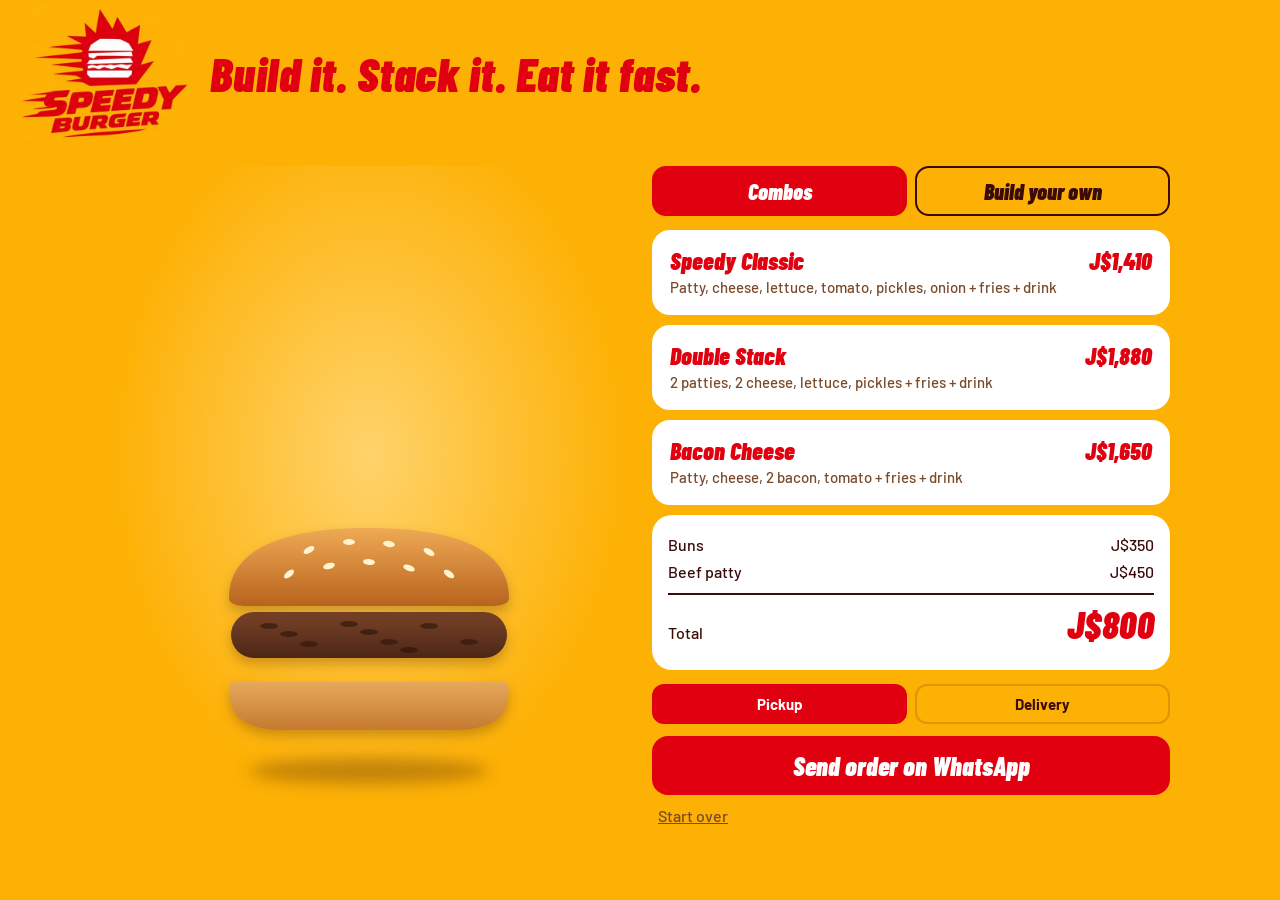
<file: public/assets/aistudio/Speedy_Burger___Build_your_burger_b905dd51.html>
<!DOCTYPE html>
<html lang="en">
<head>
<meta charset="utf-8">
<meta name="viewport" content="width=device-width, initial-scale=1, viewport-fit=cover">
<title>Speedy Burger – Build your burger</title>
<link rel="stylesheet" href="https://fonts.googleapis.com/css2?family=Barlow+Condensed:ital,wght@1,800;1,900&family=Barlow:wght@500;700&display=swap">
<style>
:root{--bg:#FDB105;--card:#fff;--ink:#3a0b08;--muted:#7a4a2a;--red:#E1000F;--line:rgba(58,11,8,.16);--glow:#ffd36b;color-scheme:light;
box-sizing:border-box;padding-top:env(safe-area-inset-top,0px);padding-bottom:env(safe-area-inset-bottom,0px)}
@media (prefers-color-scheme:dark){:root:not([data-theme="light"]){--bg:#241008;--card:#341a10;--ink:#fff1d6;--muted:#d9b48a;--red:#ff4a3d;--line:rgba(255,241,214,.18);--glow:#6a3a14;color-scheme:dark}}
:root[data-theme="dark"]{--bg:#241008;--card:#341a10;--ink:#fff1d6;--muted:#d9b48a;--red:#ff4a3d;--line:rgba(255,241,214,.18);--glow:#6a3a14;color-scheme:dark}
html{scroll-padding-top:env(safe-area-inset-top,0px)}
*{box-sizing:border-box}
body{margin:0;background:var(--bg);color:var(--ink);font:500 16px/1.45 Barlow,system-ui,sans-serif}
h1,h2,.num{font-family:"Barlow Condensed","Arial Narrow",Impact,sans-serif;font-style:italic;font-weight:900;margin:0;letter-spacing:.01em}
header{background:#FDB105;display:flex;align-items:center;gap:20px;padding:6px 20px;flex-wrap:wrap}
header img{width:170px;height:auto;display:block}
header h1{color:#E1000F;font-size:clamp(28px,5vw,48px);line-height:1}
main{display:grid;grid-template-columns:minmax(0,1fr) minmax(0,1fr);gap:24px;max-width:1100px;margin:0 auto;padding:20px}
.stage{position:sticky;top:0;align-self:start;height:min(78vh,640px);border-radius:28px;background:radial-gradient(ellipse at 50% 45%,var(--glow),transparent 70%);overflow:hidden}
.float{position:absolute;inset:0;animation:bob 4.5s ease-in-out infinite}
.layer{position:absolute;left:50%;bottom:64px;width:300px;margin-left:-150px;transform-origin:50% 100%;transition:transform .6s cubic-bezier(.34,1.45,.5,1),opacity .35s;pointer-events:none}
.layer svg{display:block;width:100%;height:auto;overflow:visible;filter:drop-shadow(0 6px 6px rgba(60,20,0,.25))}
.shadow{position:absolute;left:50%;bottom:22px;width:240px;height:26px;margin-left:-120px;border-radius:50%;background:rgba(60,20,0,.3);filter:blur(8px);animation:sh 4.5s ease-in-out infinite}
@keyframes bob{50%{transform:translateY(-10px)}}
@keyframes sh{50%{transform:scale(.85);opacity:.7}}
.tabs{display:flex;gap:8px;margin-bottom:14px}
.tab{flex:1;font:900 22px "Barlow Condensed",Impact,sans-serif;font-style:italic;padding:10px;border-radius:14px;border:2px solid var(--ink);background:transparent;color:var(--ink);cursor:pointer}
.tab[aria-selected="true"]{background:var(--red);border-color:var(--red);color:#fff}
.card{background:var(--card);border-radius:20px;padding:16px;margin-bottom:14px}
.combo{display:block;width:100%;text-align:left;font:inherit;color:inherit;background:var(--card);border:2px solid transparent;border-radius:18px;padding:14px 16px;margin-bottom:10px;cursor:pointer}
.combo[aria-pressed="true"]{border-color:var(--red)}
.combo b{display:flex;justify-content:space-between;font:900 24px "Barlow Condensed",Impact,sans-serif;font-style:italic;color:var(--red)}
.combo span{color:var(--muted);font-size:15px}
.row{display:flex;align-items:center;justify-content:space-between;gap:10px;padding:9px 0;border-bottom:1px solid var(--line)}
.row:last-child{border:0}
.row small{display:block;color:var(--muted)}
.step{display:flex;align-items:center;gap:8px}
.step button{width:38px;height:38px;border-radius:50%;border:2px solid var(--red);background:transparent;color:var(--red);font:700 22px/1 Barlow,sans-serif;cursor:pointer}
.step button:disabled{opacity:.3;cursor:default}
.step output{min-width:18px;text-align:center;font-weight:700}
.chips{display:flex;gap:8px;margin:4px 0 12px}
.chip{flex:1;padding:9px;border-radius:12px;border:2px solid var(--line);background:transparent;color:var(--ink);font:700 15px Barlow,sans-serif;cursor:pointer}
.chip[aria-pressed="true"]{border-color:var(--red);background:var(--red);color:#fff}
.sum div{display:flex;justify-content:space-between;padding:2px 0}
.sum .save{color:var(--red);font-weight:700}
.total{display:flex;justify-content:space-between;align-items:baseline;border-top:2px solid var(--ink);margin-top:8px;padding-top:8px}
.total .num{font-size:38px;color:var(--red)}
.send{display:block;text-align:center;text-decoration:none;background:#E1000F;color:#fff;font:900 26px "Barlow Condensed",Impact,sans-serif;font-style:italic;padding:14px;border-radius:16px;margin-top:12px}
.clear{background:none;border:0;color:var(--muted);text-decoration:underline;font:inherit;cursor:pointer;margin-top:8px}
button:focus-visible,a:focus-visible{outline:3px solid var(--ink);outline-offset:2px}
[hidden]{display:none!important}
@media (max-width:760px){main{grid-template-columns:1fr;padding:12px}.stage{height:44vh;z-index:5;background-color:var(--bg)}header img{width:120px}}
@media (prefers-reduced-motion:reduce){.float,.shadow{animation:none}.layer{transition-duration:.01s}}
</style>
</head>
<body>
<svg width="0" height="0" style="position:absolute" aria-hidden="true"><defs>
<linearGradient id="gTop" x1="0" y1="0" x2="0" y2="1"><stop offset="0" stop-color="#eeaa55"/><stop offset="1" stop-color="#b8631d"/></linearGradient>
<linearGradient id="gBot" x1="0" y1="0" x2="0" y2="1"><stop offset="0" stop-color="#e6a85a"/><stop offset="1" stop-color="#c47a30"/></linearGradient>
<linearGradient id="gPat" x1="0" y1="0" x2="0" y2="1"><stop offset="0" stop-color="#7a4429"/><stop offset="1" stop-color="#4b2616"/></linearGradient>
<linearGradient id="gChz" x1="0" y1="0" x2="0" y2="1"><stop offset="0" stop-color="#ffc928"/><stop offset="1" stop-color="#f29a00"/></linearGradient>
<linearGradient id="gTom" x1="0" y1="0" x2="0" y2="1"><stop offset="0" stop-color="#f2523f"/><stop offset="1" stop-color="#d12b1b"/></linearGradient>
<linearGradient id="gLet" x1="0" y1="0" x2="0" y2="1"><stop offset="0" stop-color="#8fd14f"/><stop offset="1" stop-color="#4d9a2a"/></linearGradient>
</defs></svg>

<header>
  <img src="[data-uri]" alt="Speedy Burger logo">
  <h1>Build it. Stack it. Eat it fast.</h1>
</header>

<main>
  <section class="stage" aria-label="Your burger" id="stage">
    <div class="shadow"></div>
    <div class="float" id="float"></div>
  </section>

  <section>
    <div class="tabs" role="tablist">
      <button class="tab" role="tab" id="t1" aria-selected="true" aria-controls="p1">Combos</button>
      <button class="tab" role="tab" id="t2" aria-selected="false" aria-controls="p2">Build your own</button>
    </div>
    <div id="p1" role="tabpanel" aria-labelledby="t1"></div>
    <div id="p2" role="tabpanel" aria-labelledby="t2" hidden></div>

    <div class="card sum" id="sum" aria-live="polite"></div>
    <div class="chips" role="group" aria-label="Order type">
      <button class="chip" data-mode="Pickup" aria-pressed="true">Pickup</button>
      <button class="chip" data-mode="Delivery" aria-pressed="false">Delivery</button>
    </div>
    <a class="send" id="send" href="#" target="_blank" rel="noopener">Send order on WhatsApp</a>
    <button class="clear" id="clear">Start over</button>
  </section>
</main>

<script>
// ---- EDIT HERE: your WhatsApp number (country code, no + or spaces) and prices ----
const WA = "18760000000";
const BUN = 350, SAVE = 150;
const ING = [
  {id:"patty", n:"Beef patty", p:450, max:3},
  {id:"cheese", n:"Cheese", p:100, max:3},
  {id:"bacon", n:"Bacon", p:180, max:2},
  {id:"tomato", n:"Tomato", p:40, max:1},
  {id:"pickles", n:"Pickles", p:40, max:1},
  {id:"onion", n:"Red onion", p:40, max:1},
  {id:"lettuce", n:"Lettuce", p:40, max:1},
  {id:"fries", n:"Fries", p:300, max:1, side:1},
  {id:"drink", n:"Drink", p:200, max:1, side:1}
];
const ORDER = ["lettuce","onion","pickles","tomato","patty","cheese","bacon"]; // bottom to top
const COMBOS = [
  {id:"classic", n:"Speedy Classic", d:"Patty, cheese, lettuce, tomato, pickles, onion + fries + drink", q:{patty:1,cheese:1,lettuce:1,tomato:1,pickles:1,onion:1,fries:1,drink:1}},
  {id:"double", n:"Double Stack", d:"2 patties, 2 cheese, lettuce, pickles + fries + drink", q:{patty:2,cheese:2,lettuce:1,pickles:1,fries:1,drink:1}},
  {id:"bacon", n:"Bacon Cheese", d:"Patty, cheese, 2 bacon, tomato + fries + drink", q:{patty:1,cheese:1,bacon:2,tomato:1,fries:1,drink:1}}
];
const zero = () => Object.fromEntries(ING.map(i => [i.id, 0]));
const fmt = n => "J$" + n.toLocaleString("en-US");
let q = {...zero(), patty:1}, mode = "Pickup";

// ---- burger art ----
const pts = (y,a,n,ph=0) => { const o=[]; for(let i=0;i<=n*8;i++){ o.push((8+284*i/(n*8)).toFixed(1)+" "+(y+a*Math.sin(i/8*6.283+ph)).toFixed(1)); } return o; };
const seeds = [[90,30,-30],[130,22,0],[170,24,10],[210,32,30],[110,46,-15],[150,42,5],[190,48,20],[70,54,-40],[230,54,35]]
  .map(([x,y,r]) => `<ellipse cx="${x}" cy="${y}" rx="6" ry="3" transform="rotate(${r} ${x} ${y})"/>`).join("");
const wrap = s => `<svg viewBox="0 0 300 90" aria-hidden="true">${s}</svg>`;
const ART = {
  bunTop: () => wrap(`<path d="M10 78C10 22 80 8 150 8S290 22 290 78Q290 86 270 86H30Q10 86 10 78Z" fill="url(#gTop)"/><g fill="#fff3d0">${seeds}</g>`),
  bunBottom: () => wrap(`<path d="M14 30H286Q292 30 288 52Q282 76 240 78H60Q18 76 12 52Q8 30 14 30Z" fill="url(#gBot)"/>`),
  lettuce: () => wrap(`<path d="M${pts(40,8,8).join("L")}L${pts(56,8,8,1.5).reverse().join("L")}Z" fill="url(#gLet)" stroke="#3f8222" stroke-width="3" stroke-linejoin="round"/>`),
  onion: () => wrap(`<ellipse cx="110" cy="48" rx="90" ry="13" fill="none" stroke="#c0509a" stroke-width="6"/><ellipse cx="195" cy="42" rx="90" ry="13" fill="none" stroke="#e7a3d3" stroke-width="6"/>`),
  pickles: () => wrap([60,150,240].map((x,i)=>`<ellipse cx="${x}" cy="${46+(i==1?-4:2)}" rx="42" ry="14" fill="#86a83c" stroke="#5f7f22" stroke-width="3"/><ellipse cx="${x}" cy="${46+(i==1?-4:2)}" rx="26" ry="7" fill="#a9c85a" opacity=".6"/>`).join("")),
  tomato: () => wrap(`<ellipse cx="105" cy="50" rx="98" ry="19" fill="url(#gTom)"/><ellipse cx="195" cy="42" rx="98" ry="19" fill="url(#gTom)"/><ellipse cx="195" cy="38" rx="70" ry="7" fill="#fff" opacity=".18"/>`),
  patty: () => wrap(`<rect x="12" y="26" width="276" height="46" rx="23" fill="url(#gPat)"/><g fill="#2c140a" opacity=".6">${[[50,40],[90,58],[130,38],[170,56],[210,40],[250,56],[70,48],[190,64],[150,46]].map(([x,y])=>`<ellipse cx="${x}" cy="${y}" rx="9" ry="3"/>`).join("")}</g>`),
  cheese: () => wrap(`<path d="M18 28H282Q290 28 286 40Q284 46 276 46L270 46V66Q270 76 261 76Q252 76 252 66V47H205V58Q205 66 198 66Q191 66 191 58V47H90V70Q90 80 80 80Q70 80 70 70V47H30Q14 46 14 38Q14 28 18 28Z" fill="url(#gChz)"/>`),
  bacon: () => wrap(`<path d="M${pts(36,7,6).join("L")}" fill="none" stroke="#a42a1a" stroke-width="14" stroke-linecap="round"/><path d="M${pts(36,7,6).join("L")}" fill="none" stroke="#e0705a" stroke-width="4" stroke-linecap="round"/><path d="M${pts(56,7,6,2).join("L")}" fill="none" stroke="#8f2415" stroke-width="14" stroke-linecap="round"/><path d="M${pts(56,7,6,2).join("L")}" fill="none" stroke="#d9634e" stroke-width="4" stroke-linecap="round"/>`)
};

// ---- stack rendering ----
const stage = document.getElementById("stage"), float = document.getElementById("float");
const els = new Map();
function keys(){ const k=["bunBottom"]; ORDER.forEach(id=>{ for(let i=0;i<q[id];i++) k.push(id+"-"+i); }); k.push("bunTop"); return k; }
function renderStack(){
  const list = keys(), W = stage.clientWidth, H = stage.clientHeight;
  const s = Math.min(1, W/340, H/520);
  const avail = H - 64 - 90*s, step = Math.min(66*s, avail/Math.max(list.length-1,1));
  let fresh = 0;
  els.forEach((el,k)=>{ if(!list.includes(k)){ els.delete(k); el.style.opacity=0; el.style.transform=`translateY(${-(parseFloat(el.dataset.y)+140)}px) scale(${s})`; setTimeout(()=>el.remove(),450); } });
  list.forEach((k,i)=>{
    const y = i*step; let el = els.get(k);
    if(!el){
      el = document.createElement("div"); el.className="layer";
      el.innerHTML = ART[k.split("-")[0]]();
      el.style.opacity=0; el.style.transform=`translateY(${-(y+240)}px) scale(${s})`;
      float.appendChild(el); els.set(k,el); el.offsetWidth;
      el.style.transitionDelay = (fresh++*90)+"ms";
    } else el.style.transitionDelay="0ms";
    el.dataset.y=y; el.style.zIndex=i+1; el.style.opacity=1;
    el.style.transform=`translateY(${-y}px) scale(${s})`;
  });
}

// ---- panels ----
const sub = i => i.side ? "Add a side" : "Add layer";
function activeCombo(){ return COMBOS.find(c => ING.every(i => (c.q[i.id]||0) === q[i.id])); }
function price(){ return BUN + ING.reduce((t,i)=>t+q[i.id]*i.p,0) - (activeCombo()?SAVE:0); }
function buildPanels(){
  document.getElementById("p1").innerHTML = COMBOS.map(c => {
    const t = BUN + ING.reduce((s,i)=>s+(c.q[i.id]||0)*i.p,0) - SAVE;
    return `<button class="combo" data-c="${c.id}" aria-pressed="false"><b><em>${c.n}</em><em>${fmt(t)}</em></b><span>${c.d}</span></button>`;
  }).join("");
  document.getElementById("p2").innerHTML = `<div class="card">` + ING.map(i =>
    `<div class="row"><div>${i.n}<small>+${fmt(i.p)}</small></div><div class="step"><button data-i="${i.id}" data-d="-1" aria-label="Remove ${i.n}">−</button><output id="o-${i.id}">0</output><button data-i="${i.id}" data-d="1" aria-label="Add ${i.n}">+</button></div></div>`).join("") + `</div>`;
}
function renderUI(){
  const ac = activeCombo();
  document.querySelectorAll(".combo").forEach(b => b.setAttribute("aria-pressed", ac && ac.id===b.dataset.c));
  ING.forEach(i => {
    document.getElementById("o-"+i.id).textContent = q[i.id];
    const [m,p] = document.querySelectorAll(`[data-i="${i.id}"]`);
    m.disabled = q[i.id]<=0; p.disabled = q[i.id]>=i.max;
  });
  const lines = [["Buns", BUN]].concat(ING.filter(i=>q[i.id]).map(i => [(q[i.id]>1?q[i.id]+" × ":"")+i.n, q[i.id]*i.p]));
  document.getElementById("sum").innerHTML = lines.map(([n,p])=>`<div><span>${n}</span><span>${fmt(p)}</span></div>`).join("")
    + (ac ? `<div class="save"><span>${ac.n} combo saving</span><span>−${fmt(SAVE)}</span></div>` : "")
    + `<div class="total"><span>Total</span><span class="num">${fmt(price())}</span></div>`;
  const msg = `Hi Speedy Burger! I'd like to order (${mode}):\n` + (ac ? `${ac.n} combo\n` : "") + lines.map(([n,p])=>`- ${n}`).join("\n") + `\nTotal: ${fmt(price())}`;
  document.getElementById("send").href = `https://wa.me/${WA}?text=${encodeURIComponent(msg)}`;
  renderStack();
}

// ---- events ----
document.addEventListener("click", e => {
  const c = e.target.closest("[data-c]"), st = e.target.closest("[data-i]"), m = e.target.closest("[data-mode]"), t = e.target.closest(".tab");
  if(c){ q = {...zero(), ...COMBOS.find(x=>x.id===c.dataset.c).q}; renderUI(); }
  else if(st){ const i = ING.find(x=>x.id===st.dataset.i); q[i.id] = Math.max(0, Math.min(i.max, q[i.id]+ +st.dataset.d)); renderUI(); }
  else if(m){ mode = m.dataset.mode; document.querySelectorAll(".chip").forEach(b=>b.setAttribute("aria-pressed", b===m)); renderUI(); }
  else if(t){ const one = t.id==="t1"; document.getElementById("t1").setAttribute("aria-selected", one); document.getElementById("t2").setAttribute("aria-selected", !one); document.getElementById("p1").hidden=!one; document.getElementById("p2").hidden=one; }
  else if(e.target.id==="clear"){ q = {...zero(), patty:1}; renderUI(); }
});
window.addEventListener("resize", renderStack);
buildPanels(); renderUI();
</script>
</body>
</html>
</file>
